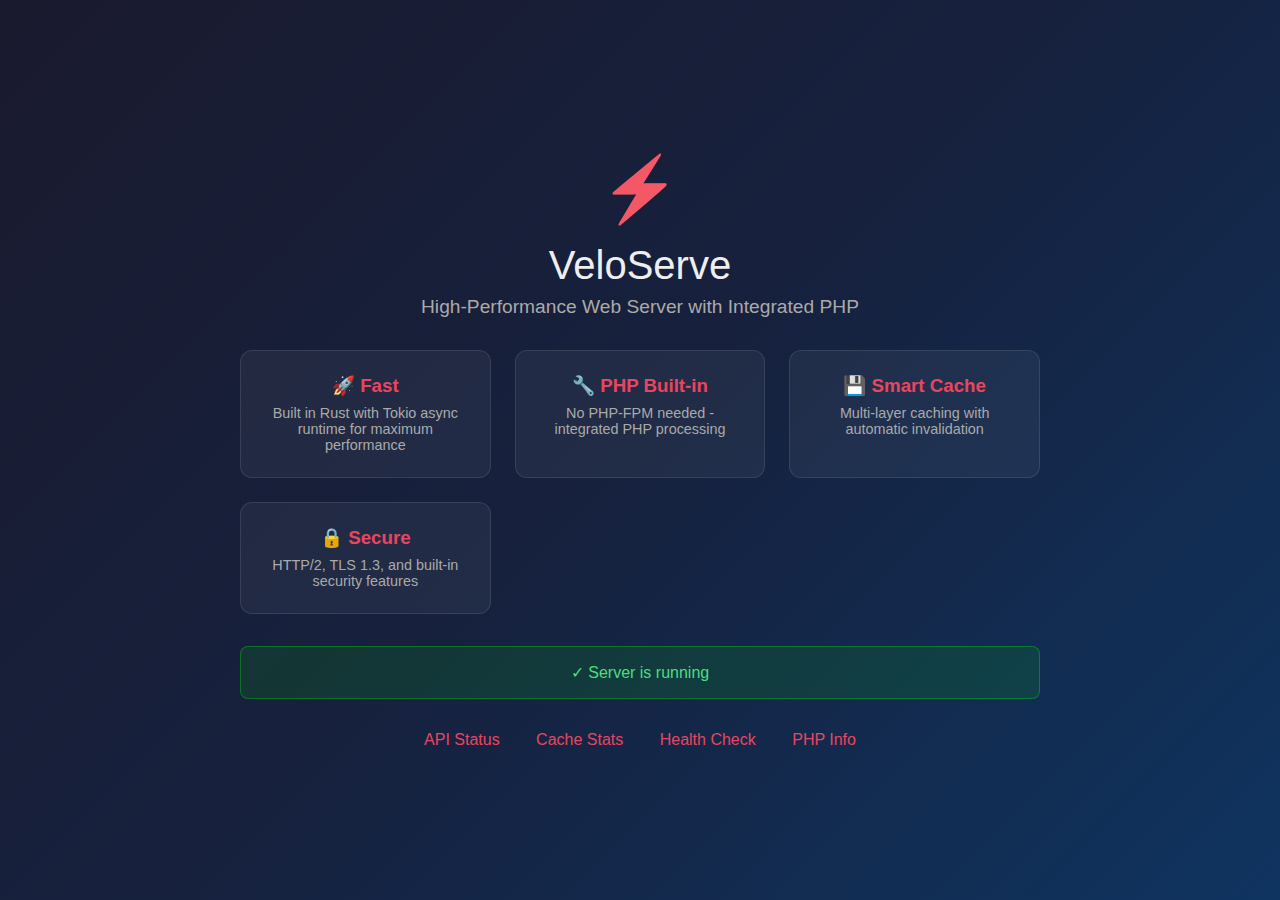
<file: examples/www/index.html>
<!DOCTYPE html>
<html lang="en">
<head>
    <meta charset="UTF-8">
    <meta name="viewport" content="width=device-width, initial-scale=1.0">
    <title>Welcome to VeloServe</title>
    <style>
        * {
            margin: 0;
            padding: 0;
            box-sizing: border-box;
        }
        
        body {
            font-family: -apple-system, BlinkMacSystemFont, 'Segoe UI', Roboto, Oxygen, Ubuntu, sans-serif;
            background: linear-gradient(135deg, #1a1a2e 0%, #16213e 50%, #0f3460 100%);
            min-height: 100vh;
            display: flex;
            justify-content: center;
            align-items: center;
            color: #eee;
        }
        
        .container {
            text-align: center;
            padding: 2rem;
        }
        
        .logo {
            font-size: 4rem;
            margin-bottom: 1rem;
            background: linear-gradient(90deg, #e94560, #ff6b6b);
            -webkit-background-clip: text;
            -webkit-text-fill-color: transparent;
            background-clip: text;
        }
        
        h1 {
            font-size: 2.5rem;
            margin-bottom: 0.5rem;
            font-weight: 300;
        }
        
        .tagline {
            font-size: 1.2rem;
            color: #aaa;
            margin-bottom: 2rem;
        }
        
        .features {
            display: grid;
            grid-template-columns: repeat(auto-fit, minmax(200px, 1fr));
            gap: 1.5rem;
            max-width: 800px;
            margin: 2rem auto;
        }
        
        .feature {
            background: rgba(255, 255, 255, 0.05);
            padding: 1.5rem;
            border-radius: 12px;
            border: 1px solid rgba(255, 255, 255, 0.1);
            transition: transform 0.3s, border-color 0.3s;
        }
        
        .feature:hover {
            transform: translateY(-5px);
            border-color: #e94560;
        }
        
        .feature h3 {
            color: #e94560;
            margin-bottom: 0.5rem;
        }
        
        .feature p {
            color: #aaa;
            font-size: 0.9rem;
        }
        
        .status {
            margin-top: 2rem;
            padding: 1rem;
            background: rgba(0, 255, 0, 0.1);
            border: 1px solid rgba(0, 255, 0, 0.3);
            border-radius: 8px;
            color: #4ade80;
        }
        
        .links {
            margin-top: 2rem;
        }
        
        .links a {
            color: #e94560;
            text-decoration: none;
            margin: 0 1rem;
            transition: color 0.3s;
        }
        
        .links a:hover {
            color: #ff6b6b;
        }
    </style>
</head>
<body>
    <div class="container">
        <div class="logo">⚡</div>
        <h1>VeloServe</h1>
        <p class="tagline">High-Performance Web Server with Integrated PHP</p>
        
        <div class="features">
            <div class="feature">
                <h3>🚀 Fast</h3>
                <p>Built in Rust with Tokio async runtime for maximum performance</p>
            </div>
            <div class="feature">
                <h3>🔧 PHP Built-in</h3>
                <p>No PHP-FPM needed - integrated PHP processing</p>
            </div>
            <div class="feature">
                <h3>💾 Smart Cache</h3>
                <p>Multi-layer caching with automatic invalidation</p>
            </div>
            <div class="feature">
                <h3>🔒 Secure</h3>
                <p>HTTP/2, TLS 1.3, and built-in security features</p>
            </div>
        </div>
        
        <div class="status">
            ✓ Server is running
        </div>
        
        <div class="links">
            <a href="/api/v1/status">API Status</a>
            <a href="/api/v1/cache/stats">Cache Stats</a>
            <a href="/health">Health Check</a>
            <a href="/info.php">PHP Info</a>
        </div>
    </div>
</body>
</html>
</file>
